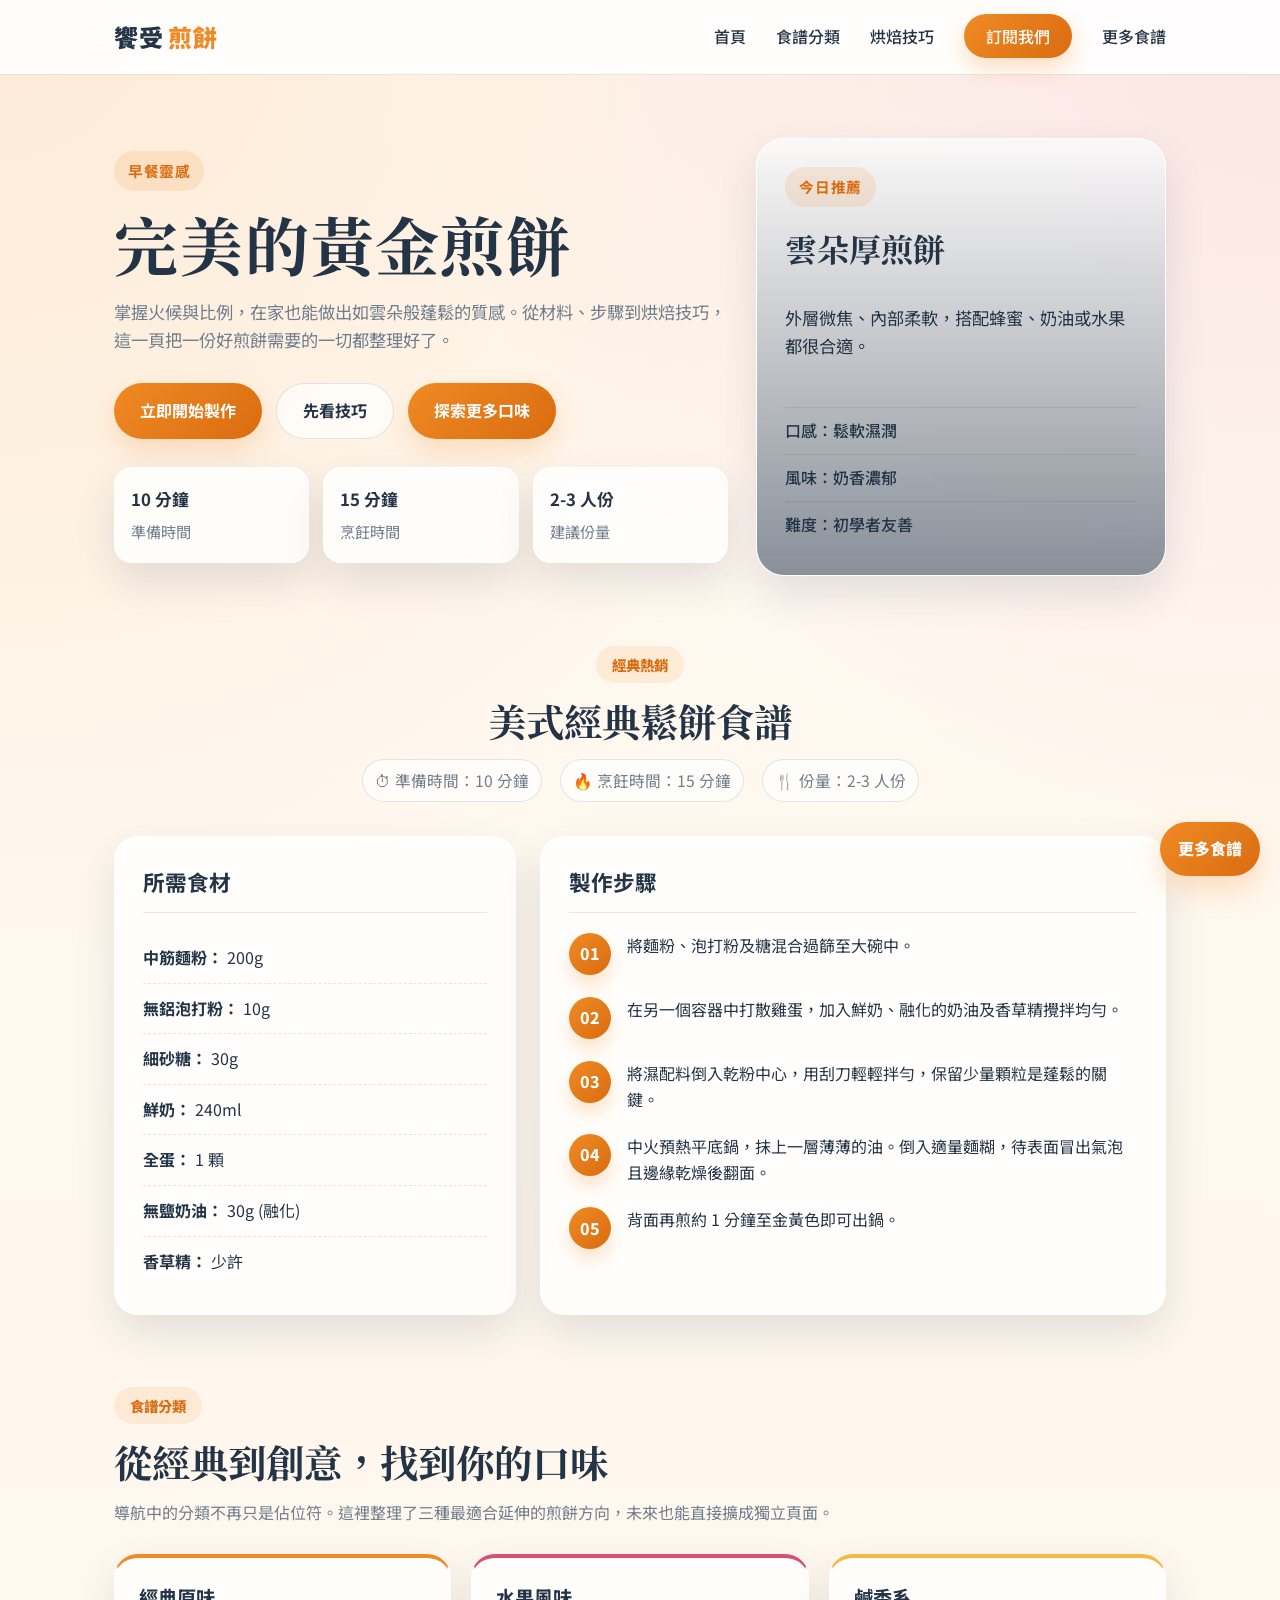
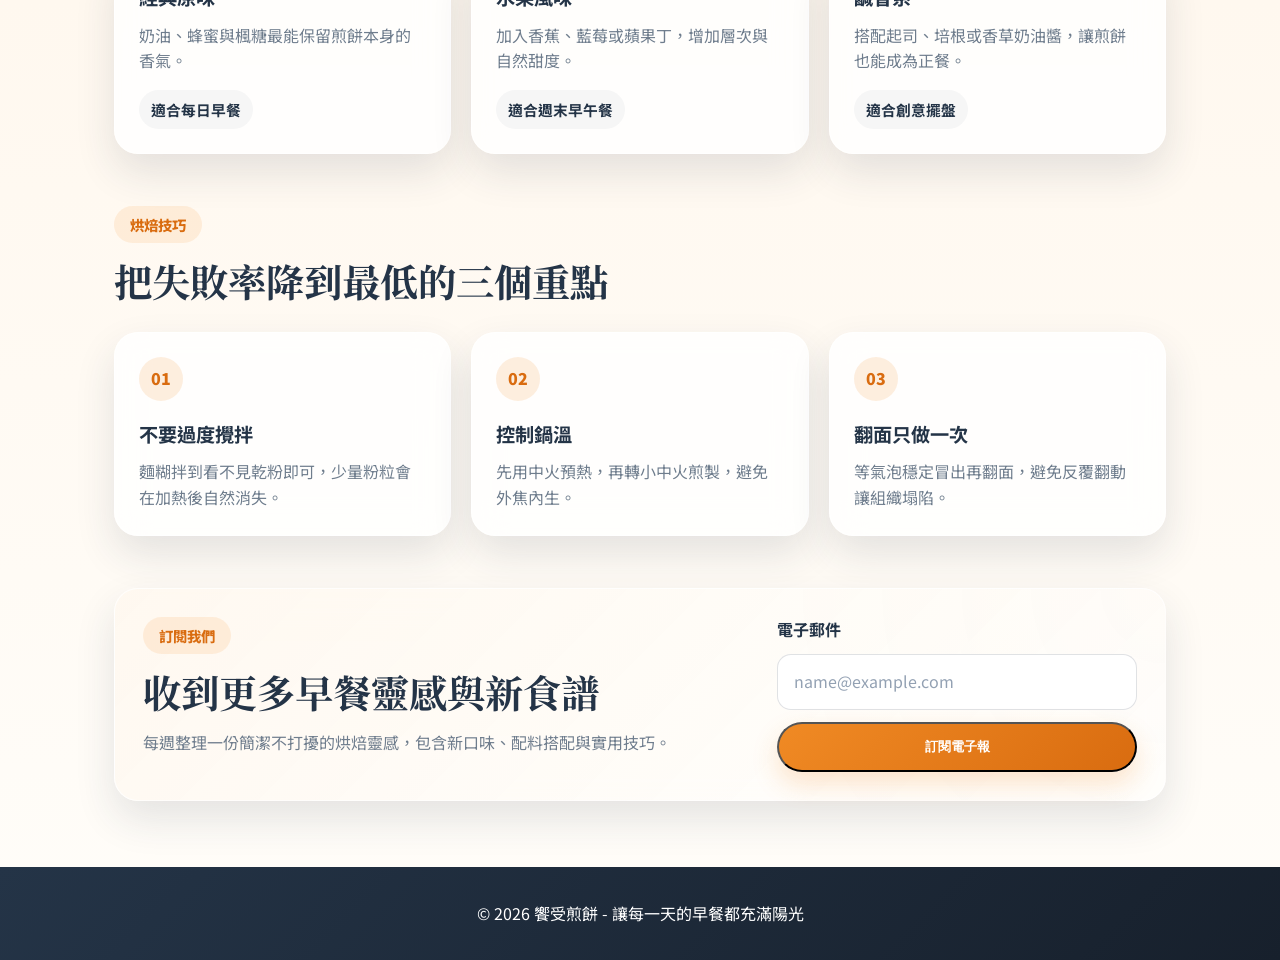
<file: index.html>
<!DOCTYPE html>
<html lang="zh-TW">
<head>
    <meta charset="UTF-8">
    <meta name="viewport" content="width=device-width, initial-scale=1.0">
    <title>饗受煎餅 | 專業烘焙食譜</title>
    <link rel="stylesheet" href="style.css">
    <link href="https://fonts.googleapis.com/css2?family=Noto+Sans+TC:wght@400;500;700;900&family=Noto+Serif+TC:wght@600;700;900&display=swap" rel="stylesheet">
</head>
<body>

    <header class="site-header">
        <nav class="container">
            <a class="logo" href="#home" aria-label="回到首頁">饗受<span>煎餅</span></a>
            <ul>
                <li><a href="#home">首頁</a></li>
                <li><a href="#categories">食譜分類</a></li>
                <li><a href="#tips">烘焙技巧</a></li>
                <li><a href="#subscribe" class="btn-nav">訂閱我們</a></li>
                <li><a href="recipes-fruits.html">更多食譜</a></li>
            </ul>
        </nav>
    </header>

    <section class="hero" id="home">
        <div class="container hero-layout">
            <div class="hero-content">
                <span class="eyebrow">早餐靈感</span>
                <h1>完美的黃金煎餅</h1>
                <p>掌握火候與比例，在家也能做出如雲朵般蓬鬆的質感。從材料、步驟到烘焙技巧，這一頁把一份好煎餅需要的一切都整理好了。</p>
                <div class="hero-actions">
                    <a href="#recipe" class="btn-main">立即開始製作</a>
                    <a href="#tips" class="btn-secondary">先看技巧</a>
                    <a href="recipes-fruits.html" class="btn-main">探索更多口味</a>
                </div>
                <div class="hero-stats" aria-label="食譜重點數據">
                    <div>
                        <strong>10 分鐘</strong>
                        <span>準備時間</span>
                    </div>
                    <div>
                        <strong>15 分鐘</strong>
                        <span>烹飪時間</span>
                    </div>
                    <div>
                        <strong>2-3 人份</strong>
                        <span>建議份量</span>
                    </div>
                </div>
            </div>

            <aside class="hero-card" aria-label="今日推薦">
                <span class="card-label">今日推薦</span>
                <h2>雲朵厚煎餅</h2>
                <p>外層微焦、內部柔軟，搭配蜂蜜、奶油或水果都很合適。</p>
                <ul>
                    <li>口感：鬆軟濕潤</li>
                    <li>風味：奶香濃郁</li>
                    <li>難度：初學者友善</li>
                </ul>
            </aside>
        </div>
    </section>

    <main>
        <section class="container recipe-section" id="recipe">
            <section class="recipe-header">
                <span class="badge">經典熱銷</span>
                <h2>美式經典鬆餅食譜</h2>
                <div class="meta">
                    <span>⏱ 準備時間：10 分鐘</span>
                    <span>🔥 烹飪時間：15 分鐘</span>
                    <span>🍴 份量：2-3 人份</span>
                </div>
            </section>

            <div class="recipe-grid">
                <article class="ingredients">
                    <h3>所需食材</h3>
                    <ul>
                        <li><strong>中筋麵粉：</strong> 200g</li>
                        <li><strong>無鋁泡打粉：</strong> 10g</li>
                        <li><strong>細砂糖：</strong> 30g</li>
                        <li><strong>鮮奶：</strong> 240ml</li>
                        <li><strong>全蛋：</strong> 1 顆</li>
                        <li><strong>無鹽奶油：</strong> 30g (融化)</li>
                        <li><strong>香草精：</strong> 少許</li>
                    </ul>
                </article>

                <article class="steps">
                    <h3>製作步驟</h3>
                    <ol>
                        <li>
                            <span class="step-num">01</span>
                            <p>將麵粉、泡打粉及糖混合過篩至大碗中。</p>
                        </li>
                        <li>
                            <span class="step-num">02</span>
                            <p>在另一個容器中打散雞蛋，加入鮮奶、融化的奶油及香草精攪拌均勻。</p>
                        </li>
                        <li>
                            <span class="step-num">03</span>
                            <p>將濕配料倒入乾粉中心，用刮刀輕輕拌勻，保留少量顆粒是蓬鬆的關鍵。</p>
                        </li>
                        <li>
                            <span class="step-num">04</span>
                            <p>中火預熱平底鍋，抹上一層薄薄的油。倒入適量麵糊，待表面冒出氣泡且邊緣乾燥後翻面。</p>
                        </li>
                        <li>
                            <span class="step-num">05</span>
                            <p>背面再煎約 1 分鐘至金黃色即可出鍋。</p>
                        </li>
                    </ol>
                </article>
            </div>
        </section>

        <section class="container category-section" id="categories">
            <div class="section-heading">
                <span class="badge">食譜分類</span>
                <h2>從經典到創意，找到你的口味</h2>
                <p>導航中的分類不再只是佔位符。這裡整理了三種最適合延伸的煎餅方向，未來也能直接擴成獨立頁面。</p>
            </div>

            <div class="category-grid">
                <article class="category-card accent-peach">
                    <h3>經典原味</h3>
                    <p>奶油、蜂蜜與楓糖最能保留煎餅本身的香氣。</p>
                    <span>適合每日早餐</span>
                </article>
                <article class="category-card accent-berry">
                    <h3>水果風味</h3>
                    <p>加入香蕉、藍莓或蘋果丁，增加層次與自然甜度。</p>
                    <span>適合週末早午餐</span>
                </article>
                <article class="category-card accent-sun">
                    <h3>鹹香系</h3>
                    <p>搭配起司、培根或香草奶油醬，讓煎餅也能成為正餐。</p>
                    <span>適合創意擺盤</span>
                </article>
            </div>
        </section>

        <section class="container tips-section" id="tips">
            <div class="section-heading">
                <span class="badge">烘焙技巧</span>
                <h2>把失敗率降到最低的三個重點</h2>
            </div>

            <div class="tips-grid">
                <article class="tip-card">
                    <span class="tip-index">01</span>
                    <h3>不要過度攪拌</h3>
                    <p>麵糊拌到看不見乾粉即可，少量粉粒會在加熱後自然消失。</p>
                </article>
                <article class="tip-card">
                    <span class="tip-index">02</span>
                    <h3>控制鍋溫</h3>
                    <p>先用中火預熱，再轉小中火煎製，避免外焦內生。</p>
                </article>
                <article class="tip-card">
                    <span class="tip-index">03</span>
                    <h3>翻面只做一次</h3>
                    <p>等氣泡穩定冒出再翻面，避免反覆翻動讓組織塌陷。</p>
                </article>
            </div>
        </section>

        <section class="container subscribe-section" id="subscribe">
            <div class="subscribe-panel">
                <div>
                    <span class="badge">訂閱我們</span>
                    <h2>收到更多早餐靈感與新食譜</h2>
                    <p>每週整理一份簡潔不打擾的烘焙靈感，包含新口味、配料搭配與實用技巧。</p>
                </div>

                <form class="subscribe-form" action="#" method="post">
                    <label for="email">電子郵件</label>
                    <input id="email" name="email" type="email" placeholder="name@example.com" required>
                    <button type="submit" class="btn-main">訂閱電子報</button>
                </form>
            </div>
        </section>
    </main>

    <!-- Floating action button: more recipes -->
    <a href="recipes-fruits.html" class="fab" aria-label="更多食譜">更多食譜</a>

    <footer>
        <p>&copy; 2026 饗受煎餅 - 讓每一天的早餐都充滿陽光</p>
    </footer>

</body>
</html>
</file>
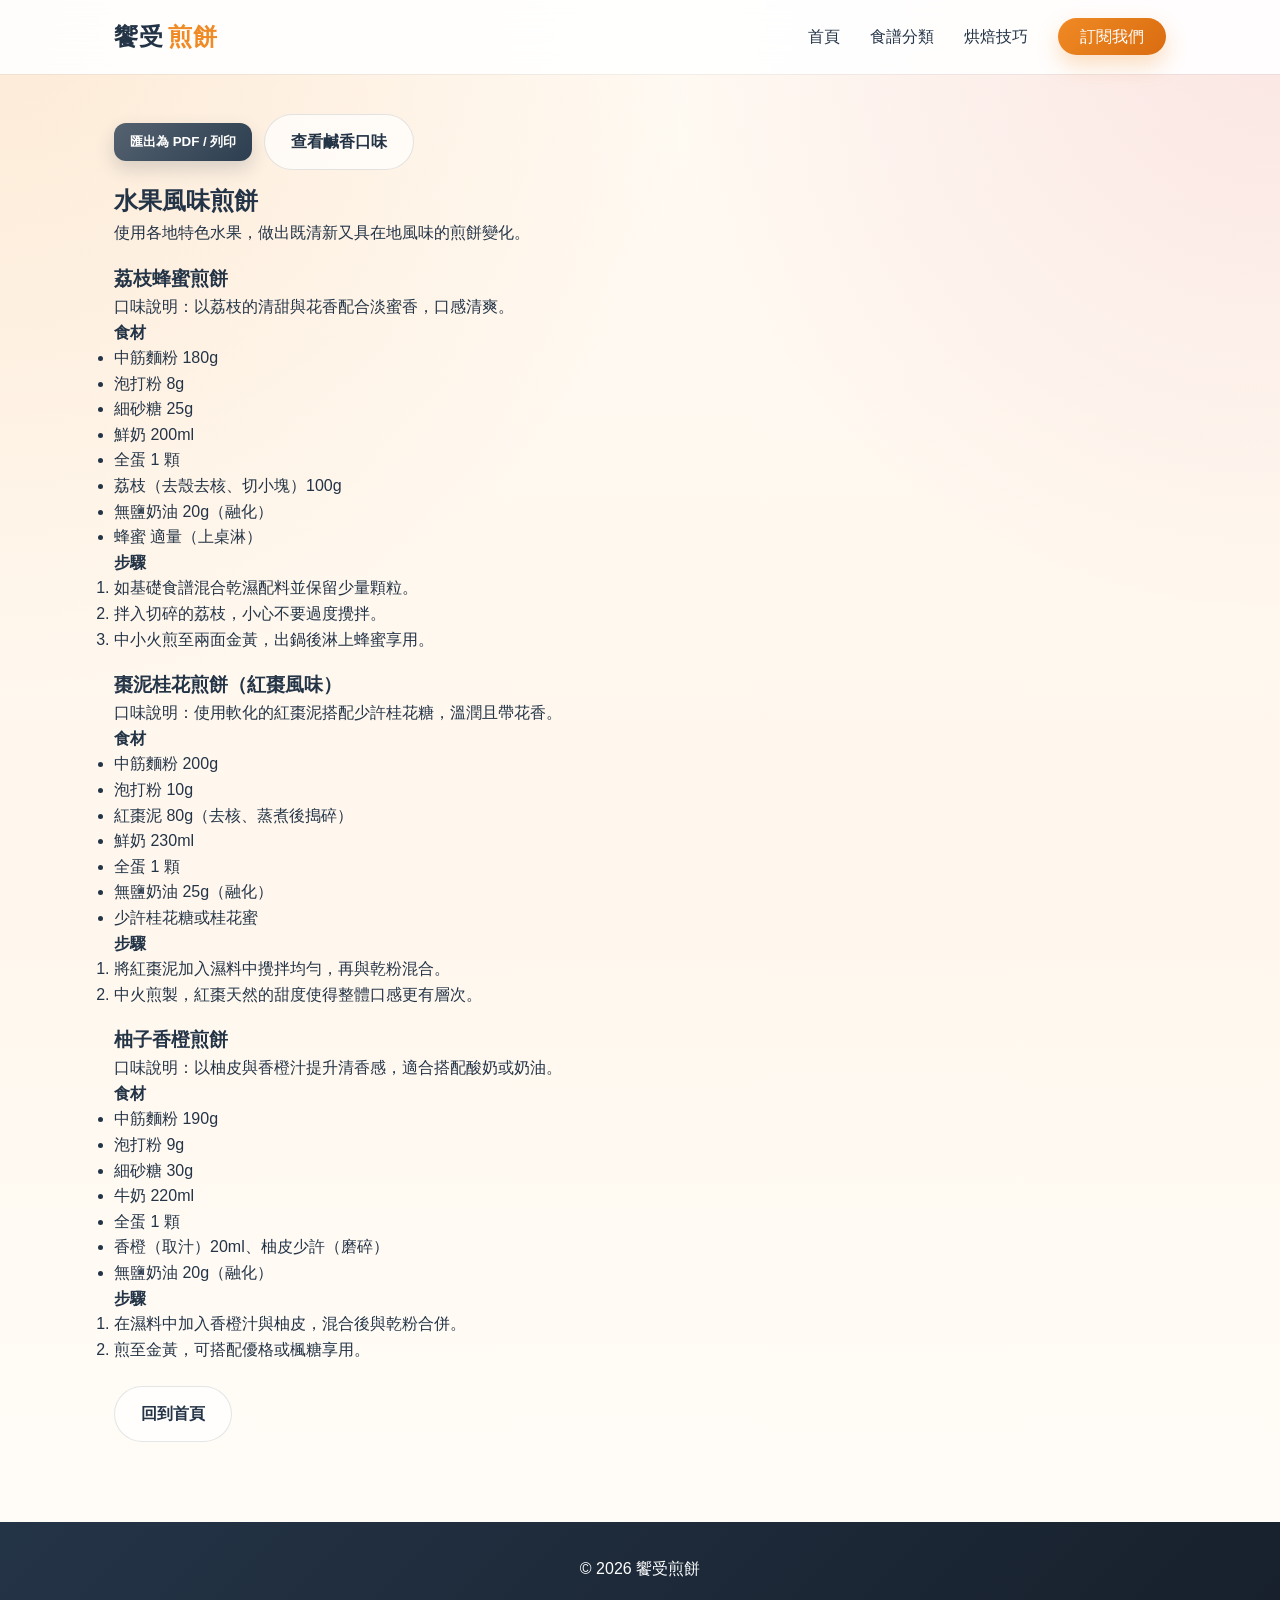
<file: recipes-fruits.html>
<!DOCTYPE html>
<html lang="zh-TW">
<head>
    <meta charset="UTF-8">
    <meta name="viewport" content="width=device-width, initial-scale=1.0">
    <title>更多食譜 — 水果風味 | 饗受煎餅</title>
    <link rel="stylesheet" href="style.css">
    <link rel="stylesheet" href="print.css" media="print">
    <script src="scripts.js" defer></script>
</head>
<body>
    <header class="site-header">
        <nav class="container">
            <a class="logo" href="index.html" aria-label="回到首頁">饗受<span>煎餅</span></a>
            <ul>
                <li><a href="index.html#home">首頁</a></li>
                <li><a href="index.html#categories">食譜分類</a></li>
                <li><a href="index.html#tips">烘焙技巧</a></li>
                <li><a href="index.html#subscribe" class="btn-nav">訂閱我們</a></li>
            </ul>
        </nav>
    </header>

    <main class="container" style="padding:40px 24px;">
        <section>
            <div style="display:flex;gap:12px;align-items:center;margin-bottom:12px;">
                <button class="btn-print" onclick="printRecipe()">匯出為 PDF / 列印</button>
                <a href="recipes-savory.html" class="btn-secondary">查看鹹香口味</a>
            </div>
            <h2>水果風味煎餅</h2>
            <p>使用各地特色水果，做出既清新又具在地風味的煎餅變化。</p>

            <article style="margin-top:18px;">
                <h3>荔枝蜂蜜煎餅</h3>
                <p>口味說明：以荔枝的清甜與花香配合淡蜜香，口感清爽。</p>
                <h4>食材</h4>
                <ul>
                    <li>中筋麵粉 180g</li>
                    <li>泡打粉 8g</li>
                    <li>細砂糖 25g</li>
                    <li>鮮奶 200ml</li>
                    <li>全蛋 1 顆</li>
                    <li>荔枝（去殼去核、切小塊）100g</li>
                    <li>無鹽奶油 20g（融化）</li>
                    <li>蜂蜜 適量（上桌淋）</li>
                </ul>
                <h4>步驟</h4>
                <ol>
                    <li>如基礎食譜混合乾濕配料並保留少量顆粒。</li>
                    <li>拌入切碎的荔枝，小心不要過度攪拌。</li>
                    <li>中小火煎至兩面金黃，出鍋後淋上蜂蜜享用。</li>
                </ol>
            </article>

            <article style="margin-top:18px;">
                <h3>棗泥桂花煎餅（紅棗風味）</h3>
                <p>口味說明：使用軟化的紅棗泥搭配少許桂花糖，溫潤且帶花香。</p>
                <h4>食材</h4>
                <ul>
                    <li>中筋麵粉 200g</li>
                    <li>泡打粉 10g</li>
                    <li>紅棗泥 80g（去核、蒸煮後搗碎）</li>
                    <li>鮮奶 230ml</li>
                    <li>全蛋 1 顆</li>
                    <li>無鹽奶油 25g（融化）</li>
                    <li>少許桂花糖或桂花蜜</li>
                </ul>
                <h4>步驟</h4>
                <ol>
                    <li>將紅棗泥加入濕料中攪拌均勻，再與乾粉混合。</li>
                    <li>中火煎製，紅棗天然的甜度使得整體口感更有層次。</li>
                </ol>
            </article>

            <article style="margin-top:18px;">
                <h3>柚子香橙煎餅</h3>
                <p>口味說明：以柚皮與香橙汁提升清香感，適合搭配酸奶或奶油。</p>
                <h4>食材</h4>
                <ul>
                    <li>中筋麵粉 190g</li>
                    <li>泡打粉 9g</li>
                    <li>細砂糖 30g</li>
                    <li>牛奶 220ml</li>
                    <li>全蛋 1 顆</li>
                    <li>香橙（取汁）20ml、柚皮少許（磨碎）</li>
                    <li>無鹽奶油 20g（融化）</li>
                </ul>
                <h4>步驟</h4>
                <ol>
                    <li>在濕料中加入香橙汁與柚皮，混合後與乾粉合併。</li>
                    <li>煎至金黃，可搭配優格或楓糖享用。</li>
                </ol>
            </article>

            <p style="margin-top:24px;"><a href="index.html" class="btn-secondary">回到首頁</a></p>
        </section>
    </main>

    <footer>
        <p>&copy; 2026 饗受煎餅</p>
    </footer>
</body>
</html>
</file>
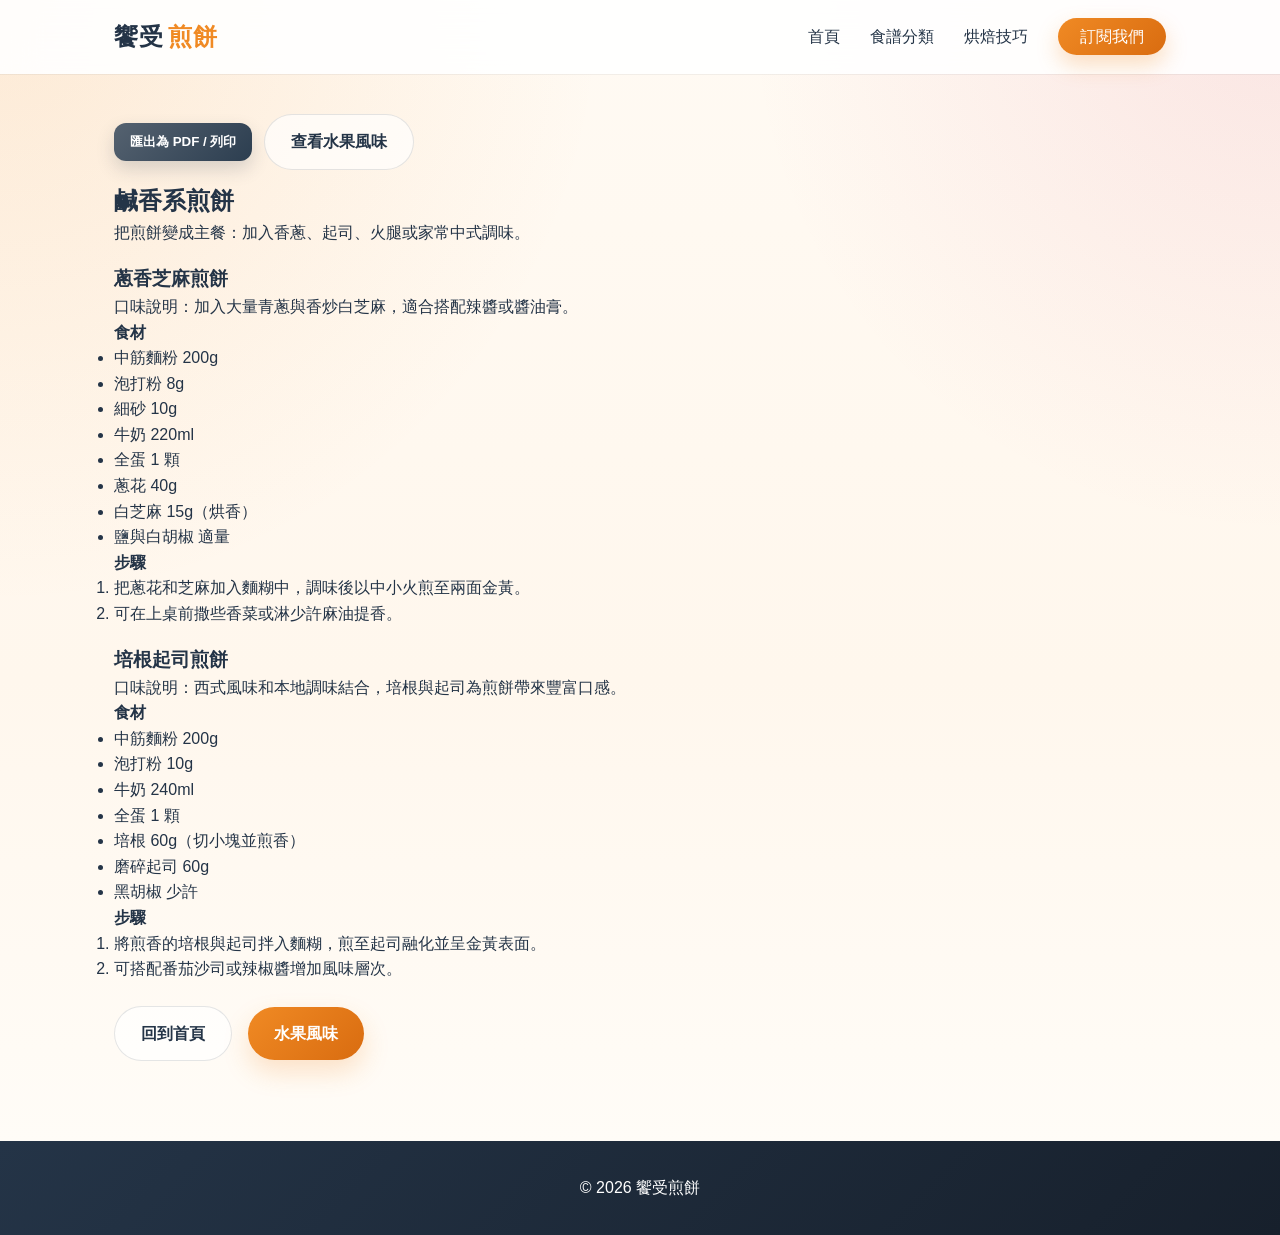
<file: recipes-savory.html>
<!DOCTYPE html>
<html lang="zh-TW">
<head>
    <meta charset="UTF-8">
    <meta name="viewport" content="width=device-width, initial-scale=1.0">
    <title>更多食譜 — 鹹香口味 | 饗受煎餅</title>
    <link rel="stylesheet" href="style.css">
    <link rel="stylesheet" href="print.css" media="print">
    <script src="scripts.js" defer></script>
</head>
<body>
    <header class="site-header">
        <nav class="container">
            <a class="logo" href="index.html" aria-label="回到首頁">饗受<span>煎餅</span></a>
            <ul>
                <li><a href="index.html#home">首頁</a></li>
                <li><a href="index.html#categories">食譜分類</a></li>
                <li><a href="index.html#tips">烘焙技巧</a></li>
                <li><a href="index.html#subscribe" class="btn-nav">訂閱我們</a></li>
            </ul>
        </nav>
    </header>

    <main class="container" style="padding:40px 24px;">
        <section>
            <div style="display:flex;gap:12px;align-items:center;margin-bottom:12px;">
                <button class="btn-print" onclick="printRecipe()">匯出為 PDF / 列印</button>
                <a href="recipes-fruits.html" class="btn-secondary">查看水果風味</a>
            </div>
            <h2>鹹香系煎餅</h2>
            <p>把煎餅變成主餐：加入香蔥、起司、火腿或家常中式調味。</p>

            <article style="margin-top:18px;">
                <h3>蔥香芝麻煎餅</h3>
                <p>口味說明：加入大量青蔥與香炒白芝麻，適合搭配辣醬或醬油膏。</p>
                <h4>食材</h4>
                <ul>
                    <li>中筋麵粉 200g</li>
                    <li>泡打粉 8g</li>
                    <li>細砂 10g</li>
                    <li>牛奶 220ml</li>
                    <li>全蛋 1 顆</li>
                    <li>蔥花 40g</li>
                    <li>白芝麻 15g（烘香）</li>
                    <li>鹽與白胡椒 適量</li>
                </ul>
                <h4>步驟</h4>
                <ol>
                    <li>把蔥花和芝麻加入麵糊中，調味後以中小火煎至兩面金黃。</li>
                    <li>可在上桌前撒些香菜或淋少許麻油提香。</li>
                </ol>
            </article>

            <article style="margin-top:18px;">
                <h3>培根起司煎餅</h3>
                <p>口味說明：西式風味和本地調味結合，培根與起司為煎餅帶來豐富口感。</p>
                <h4>食材</h4>
                <ul>
                    <li>中筋麵粉 200g</li>
                    <li>泡打粉 10g</li>
                    <li>牛奶 240ml</li>
                    <li>全蛋 1 顆</li>
                    <li>培根 60g（切小塊並煎香）</li>
                    <li>磨碎起司 60g</li>
                    <li>黑胡椒 少許</li>
                </ul>
                <h4>步驟</h4>
                <ol>
                    <li>將煎香的培根與起司拌入麵糊，煎至起司融化並呈金黃表面。</li>
                    <li>可搭配番茄沙司或辣椒醬增加風味層次。</li>
                </ol>
            </article>

            <p style="margin-top:24px;"><a href="index.html" class="btn-secondary">回到首頁</a>
            <a href="recipes-fruits.html" class="btn-main" style="margin-left:12px;">水果風味</a></p>
        </section>
    </main>

    <footer>
        <p>&copy; 2026 饗受煎餅</p>
    </footer>
</body>
</html>
</file>
<file: style.css>
/* 全域設定 */
:root {
    --primary-orange: #f08a24;
    --primary-orange-deep: #d96c10;
    --accent-berry: #d94f70;
    --accent-sun: #f4b942;
    --light-cream: #fff8ef;
    --surface: rgba(255, 255, 255, 0.82);
    --surface-strong: #ffffff;
    --text-dark: #243447;
    --text-gray: #6f7d8d;
    --line-soft: rgba(36, 52, 71, 0.12);
    --shadow-soft: 0 18px 40px rgba(36, 52, 71, 0.12);
    --white: #ffffff;
}

* {
    margin: 0;
    padding: 0;
    box-sizing: border-box;
}

html {
    scroll-behavior: smooth;
}

body {
    font-family: 'Noto Sans TC', sans-serif;
    line-height: 1.6;
    color: var(--text-dark);
    background:
        radial-gradient(circle at top left, rgba(240, 138, 36, 0.14), transparent 34%),
        radial-gradient(circle at top right, rgba(217, 79, 112, 0.12), transparent 30%),
        linear-gradient(180deg, #fffaf3 0%, #fff7ed 55%, #fffdf9 100%);
}

img {
    max-width: 100%;
    display: block;
}

.container {
    max-width: 1100px;
    margin: 0 auto;
    padding: 0 24px;
}

section {
    scroll-margin-top: 100px;
}

.site-header {
    background: rgba(255, 255, 255, 0.9);
    backdrop-filter: blur(18px);
    padding: 18px 0;
    box-shadow: 0 1px 0 rgba(36, 52, 71, 0.06);
    position: sticky;
    top: 0;
    z-index: 1000;
}

nav {
    display: flex;
    justify-content: space-between;
    align-items: center;
    gap: 18px;
}

.logo {
    display: inline-flex;
    align-items: center;
    gap: 4px;
    text-decoration: none;
    font-size: 1.5rem;
    font-weight: 900;
    color: var(--text-dark);
    letter-spacing: 0.04em;
}

.logo span {
    color: var(--primary-orange);
}

nav ul {
    display: flex;
    list-style: none;
    align-items: center;
    flex-wrap: wrap;
    gap: 6px;
}

nav ul li {
    margin-left: 24px;
}

nav ul li a {
    text-decoration: none;
    color: var(--text-dark);
    font-weight: 500;
    transition: 0.3s;
}

nav ul li a:hover {
    color: var(--primary-orange);
}

nav ul li a:focus-visible,
.btn-main:focus-visible,
.btn-secondary:focus-visible,
.subscribe-form input:focus-visible {
    outline: 3px solid rgba(240, 138, 36, 0.28);
    outline-offset: 3px;
}

.btn-nav {
    background: linear-gradient(135deg, var(--primary-orange), var(--primary-orange-deep));
    color: white !important;
    padding: 10px 22px;
    border-radius: 999px;
    box-shadow: 0 10px 22px rgba(240, 138, 36, 0.28);
}

.hero {
    padding: 64px 0 44px;
}

.hero-layout {
    display: grid;
    grid-template-columns: minmax(0, 1.2fr) minmax(300px, 0.8fr);
    gap: 28px;
    align-items: center;
}

.hero-content {
    padding: 8px 0;
}

.eyebrow,
.card-label {
    display: inline-flex;
    align-items: center;
    gap: 6px;
    width: fit-content;
    padding: 8px 14px;
    border-radius: 999px;
    background: rgba(240, 138, 36, 0.14);
    color: var(--primary-orange-deep);
    font-size: 0.92rem;
    font-weight: 700;
    letter-spacing: 0.04em;
    text-transform: uppercase;
}

.hero h1 {
    margin-top: 18px;
    font-family: 'Noto Serif TC', serif;
    font-size: clamp(2.6rem, 5vw, 5rem);
    line-height: 1.08;
    letter-spacing: 0.02em;
}

.hero p {
    max-width: 46rem;
    margin: 20px 0 30px;
    font-size: 1.08rem;
    color: var(--text-gray);
}

.hero-actions {
    display: flex;
    flex-wrap: wrap;
    gap: 14px;
    margin-bottom: 28px;
}

.btn-main,
.btn-secondary {
    display: inline-flex;
    align-items: center;
    justify-content: center;
    padding: 14px 26px;
    text-decoration: none;
    font-weight: 700;
    border-radius: 999px;
    transition: transform 0.25s ease, box-shadow 0.25s ease, background 0.25s ease;
}

.btn-main {
    background: linear-gradient(135deg, var(--primary-orange), var(--primary-orange-deep));
    color: white;
    box-shadow: 0 12px 26px rgba(240, 138, 36, 0.22);
}

.btn-main:hover {
    background: linear-gradient(135deg, var(--primary-orange-deep), #c86008);
    transform: translateY(-3px);
    box-shadow: 0 16px 30px rgba(240, 138, 36, 0.28);
}

.btn-secondary {
    background: rgba(255, 255, 255, 0.65);
    color: var(--text-dark);
    border: 1px solid var(--line-soft);
}

.btn-secondary:hover {
    transform: translateY(-3px);
    box-shadow: var(--shadow-soft);
}

.hero-stats {
    display: grid;
    grid-template-columns: repeat(3, minmax(0, 1fr));
    gap: 14px;
}

.hero-stats div,
.hero-card,
.ingredients,
.steps,
.category-card,
.tip-card,
.subscribe-panel {
    background: var(--surface);
    border: 1px solid rgba(255, 255, 255, 0.72);
    box-shadow: var(--shadow-soft);
    backdrop-filter: blur(16px);
}

.hero-stats div {
    border-radius: 18px;
    padding: 18px 16px;
}

.hero-stats strong {
    display: block;
    font-size: 1.05rem;
    margin-bottom: 6px;
}

.hero-stats span {
    color: var(--text-gray);
    font-size: 0.95rem;
}

.hero-card {
    position: relative;
    overflow: hidden;
    border-radius: 28px;
    padding: 28px;
    background:
        linear-gradient(180deg, rgba(255, 255, 255, 0.86), rgba(255, 255, 255, 0.72)),
        url('https://images.squarespace-cdn.com/content/v1/5eb43938f468c330e7d8d665/c442ea77-6d7e-4883-80f5-f4bbbbc6393f/Cottage+cheese+pancake+with+butter+and+syrup+photo+credit+Rebecca+Frey.jpg');
    background-size: cover;
    background-position: center;
    min-height: 420px;
    display: flex;
    flex-direction: column;
    justify-content: flex-end;
}

.hero-card::before {
    content: '';
    position: absolute;
    inset: 0;
    background: linear-gradient(180deg, rgba(36, 52, 71, 0.02), rgba(36, 52, 71, 0.54));
}

.hero-card > * {
    position: relative;
    z-index: 1;
}

.hero-card h2 {
    margin: 16px 0 10px;
    font-family: 'Noto Serif TC', serif;
    font-size: 2rem;
    color: var(--text-dark);
}

.hero-card p,
.hero-card li {
    color: var(--text-dark);
}

.hero-card ul {
    list-style: none;
    margin-top: 18px;
}

.hero-card li {
    padding: 10px 0;
    border-top: 1px solid rgba(36, 52, 71, 0.1);
    font-weight: 500;
}

.recipe-section,
.category-section,
.tips-section,
.subscribe-section {
    padding-top: 26px;
    padding-bottom: 26px;
}

.recipe-header {
    text-align: center;
    margin: 0 auto 34px;
    max-width: 760px;
}

.recipe-header h2,
.section-heading h2,
.subscribe-panel h2 {
    font-family: 'Noto Serif TC', serif;
    font-size: clamp(1.8rem, 3vw, 3rem);
    line-height: 1.15;
    margin: 16px 0;
}

.section-heading {
    max-width: 760px;
    margin-bottom: 28px;
}

.recipe-header .badge,
.section-heading .badge,
.subscribe-panel .badge {
    display: inline-flex;
    background: rgba(240, 138, 36, 0.12);
    color: var(--primary-orange-deep);
    padding: 7px 16px;
    border-radius: 999px;
    font-size: 0.9rem;
    font-weight: 800;
}

.meta {
    color: var(--text-gray);
    font-size: 0.98rem;
    display: flex;
    flex-wrap: wrap;
    justify-content: center;
    gap: 10px 18px;
}

.meta span {
    padding: 8px 12px;
    border-radius: 999px;
    background: rgba(255, 255, 255, 0.65);
    border: 1px solid var(--line-soft);
}

.recipe-grid {
    display: grid;
    grid-template-columns: minmax(260px, 0.9fr) minmax(0, 1.4fr);
    gap: 24px;
    margin-bottom: 20px;
}

.ingredients,
.steps,
.category-card,
.tip-card,
.subscribe-panel {
    border-radius: 24px;
}

.ingredients,
.steps {
    padding: 28px;
}

.ingredients h3,
.steps h3 {
    margin-bottom: 20px;
    font-size: 1.35rem;
    border-bottom: 1px solid var(--line-soft);
    padding-bottom: 12px;
}

.ingredients ul {
    list-style: none;
}

.ingredients li {
    padding: 12px 0;
    border-bottom: 1px dashed rgba(36, 52, 71, 0.12);
}

.ingredients li:last-child {
    border-bottom: 0;
}

.steps ol {
    list-style: none;
}

.steps li {
    display: flex;
    gap: 16px;
    margin-bottom: 22px;
    align-items: flex-start;
}

.steps li:last-child {
    margin-bottom: 0;
}

.step-num {
    background: linear-gradient(135deg, var(--primary-orange), var(--primary-orange-deep));
    color: white;
    font-weight: 800;
    min-width: 42px;
    height: 42px;
    display: inline-flex;
    align-items: center;
    justify-content: center;
    border-radius: 50%;
    box-shadow: 0 10px 18px rgba(240, 138, 36, 0.24);
}

.category-grid,
.tips-grid {
    display: grid;
    grid-template-columns: repeat(3, minmax(0, 1fr));
    gap: 20px;
}

.category-card,
.tip-card {
    padding: 24px;
}

.category-card h3,
.tip-card h3 {
    font-size: 1.2rem;
    margin-bottom: 10px;
}

.category-card p,
.tip-card p,
.section-heading p,
.subscribe-panel p {
    color: var(--text-gray);
}

.category-card span {
    display: inline-flex;
    margin-top: 16px;
    padding: 8px 12px;
    border-radius: 999px;
    background: rgba(36, 52, 71, 0.04);
    color: var(--text-dark);
    font-size: 0.92rem;
    font-weight: 700;
}

.accent-peach {
    border-top: 4px solid var(--primary-orange);
}

.accent-berry {
    border-top: 4px solid var(--accent-berry);
}

.accent-sun {
    border-top: 4px solid var(--accent-sun);
}

.tip-index {
    display: inline-flex;
    align-items: center;
    justify-content: center;
    width: 44px;
    height: 44px;
    border-radius: 50%;
    background: rgba(240, 138, 36, 0.14);
    color: var(--primary-orange-deep);
    font-weight: 900;
    margin-bottom: 18px;
}

.subscribe-panel {
    display: flex;
    justify-content: space-between;
    gap: 28px;
    padding: 28px;
    background:
        linear-gradient(135deg, rgba(255, 248, 239, 0.92), rgba(255, 255, 255, 0.86)),
        radial-gradient(circle at top right, rgba(240, 138, 36, 0.16), transparent 38%);
}

.subscribe-form {
    display: grid;
    gap: 12px;
    width: min(100%, 360px);
    align-self: center;
}

.subscribe-form label {
    font-weight: 700;
    color: var(--text-dark);
}

.subscribe-form input {
    width: 100%;
    padding: 14px 16px;
    border-radius: 14px;
    border: 1px solid rgba(36, 52, 71, 0.14);
    font: inherit;
    background: rgba(255, 255, 255, 0.9);
    color: var(--text-dark);
}

.subscribe-form input::placeholder {
    color: #93a1b3;
}

footer {
    margin-top: 40px;
    background: linear-gradient(135deg, #243447, #17202c);
    color: white;
    text-align: center;
    padding: 34px 0;
}

@media (max-width: 768px) {
    .container {
        padding: 0 18px;
    }

    .site-header {
        padding: 14px 0;
    }

    nav {
        gap: 14px;
        align-items: flex-start;
        flex-direction: column;
    }

    nav ul {
        width: 100%;
        justify-content: space-between;
        flex-wrap: wrap;
        gap: 10px 14px;
    }

    nav ul li {
        margin-left: 0;
    }

    .hero {
        padding: 28px 0 18px;
    }

    .hero-layout,
    .recipe-grid {
        grid-template-columns: 1fr;
    }

    .hero-stats,
    .category-grid,
    .tips-grid {
        grid-template-columns: 1fr;
    }

    .hero-card {
        min-height: 320px;
    }

    .hero-actions {
        flex-direction: column;
    }

    .btn-main,
    .btn-secondary {
        width: 100%;
    }

    .subscribe-panel {
        flex-direction: column;
    }

    .subscribe-form {
        width: 100%;
    }

    .recipe-header,
    .section-heading {
        text-align: left;
    }

    .meta {
        justify-content: flex-start;
    }

    .steps li {
        gap: 12px;
    }

    .hero h1 {
        letter-spacing: 0;
    }
}

@media (max-width: 520px) {
    .logo {
        font-size: 1.25rem;
    }

    nav ul {
        gap: 8px 12px;
    }

    .hero h1 {
        font-size: 2.25rem;
    }

    .ingredients,
    .steps,
    .category-card,
    .tip-card,
    .subscribe-panel {
        padding: 20px;
    }

    .hero-card {
        padding: 20px;
    }
}

/* Floating action button for quick access to more recipes */
.fab {
    position: fixed;
    right: 20px;
    bottom: 24px;
    background: linear-gradient(135deg, var(--primary-orange), var(--primary-orange-deep));
    color: white;
    padding: 14px 18px;
    border-radius: 999px;
    box-shadow: 0 12px 30px rgba(240, 138, 36, 0.28);
    text-decoration: none;
    font-weight: 800;
    z-index: 1200;
    transition: transform 0.18s ease, box-shadow 0.18s ease;
}
.fab:hover {
    transform: translateY(-4px);
    box-shadow: 0 18px 36px rgba(240, 138, 36, 0.32);
}
.fab:focus-visible {
    outline: 3px solid rgba(255, 255, 255, 0.18);
    outline-offset: 4px;
}

/* Print button styling for screen */
.btn-print {
    display: inline-flex;
    align-items: center;
    justify-content: center;
    padding: 10px 16px;
    border-radius: 12px;
    background: linear-gradient(135deg, #556270, #2c3e50);
    color: white;
    font-weight: 700;
    border: none;
    cursor: pointer;
    box-shadow: 0 8px 18px rgba(44, 62, 80, 0.18);
}
.btn-print:hover {
    transform: translateY(-2px);
}
.btn-print:focus-visible {
    outline: 3px solid rgba(85, 98, 112, 0.22);
    outline-offset: 3px;
}
</file>
<file: print.css>
/* Print-specific styles for recipe pages */
@media print {
    :root {
        --primary-orange: #000;
        --text-dark: #000;
    }

    html, body {
        background: #fff !important;
        color: #000 !important;
        -webkit-print-color-adjust: exact;
    }

    /* Hide UI elements not needed in print */
    header, nav, .site-header, footer, .fab, .btn-main, .btn-secondary, .subscribe-panel, .hero, .hero-card {
        display: none !important;
    }

    /* Make container full width for print */
    .container {
        max-width: 100% !important;
        padding: 0 !important;
        margin: 0 !important;
    }

    /* Recipe content should be readable */
    h1, h2, h3, h4 {
        color: #000 !important;
        page-break-after: avoid;
    }

    p, li, span {
        color: #000 !important;
        font-size: 12pt;
    }

    /* Avoid breaking inside ingredient lists and steps */
    .ingredients, .steps, .category-card, .tip-card, .recipe-grid, .recipe-section {
        box-shadow: none !important;
        border: none !important;
        background: transparent !important;
        -webkit-box-shadow: none !important;
        page-break-inside: avoid !important;
    }

    /* Make sure each main recipe starts on a new printed page */
    .print-page-break {
        page-break-before: always;
    }

    /* Ensure buttons are hidden on print */
    .btn-print, .btn-nav, a.btn-main, a.btn-secondary {
        display: none !important;
    }

    /* Improve spacing for print */
    .ingredients, .steps {
        padding: 0 !important;
        margin-bottom: 12pt !important;
    }

    /* Keep list items together */
    ol, ul {
        page-break-inside: avoid;
    }
}

/* For screen, optional small tweaks for print button if included */
@media screen {
    .print-only { display: none; }
}
</file>
